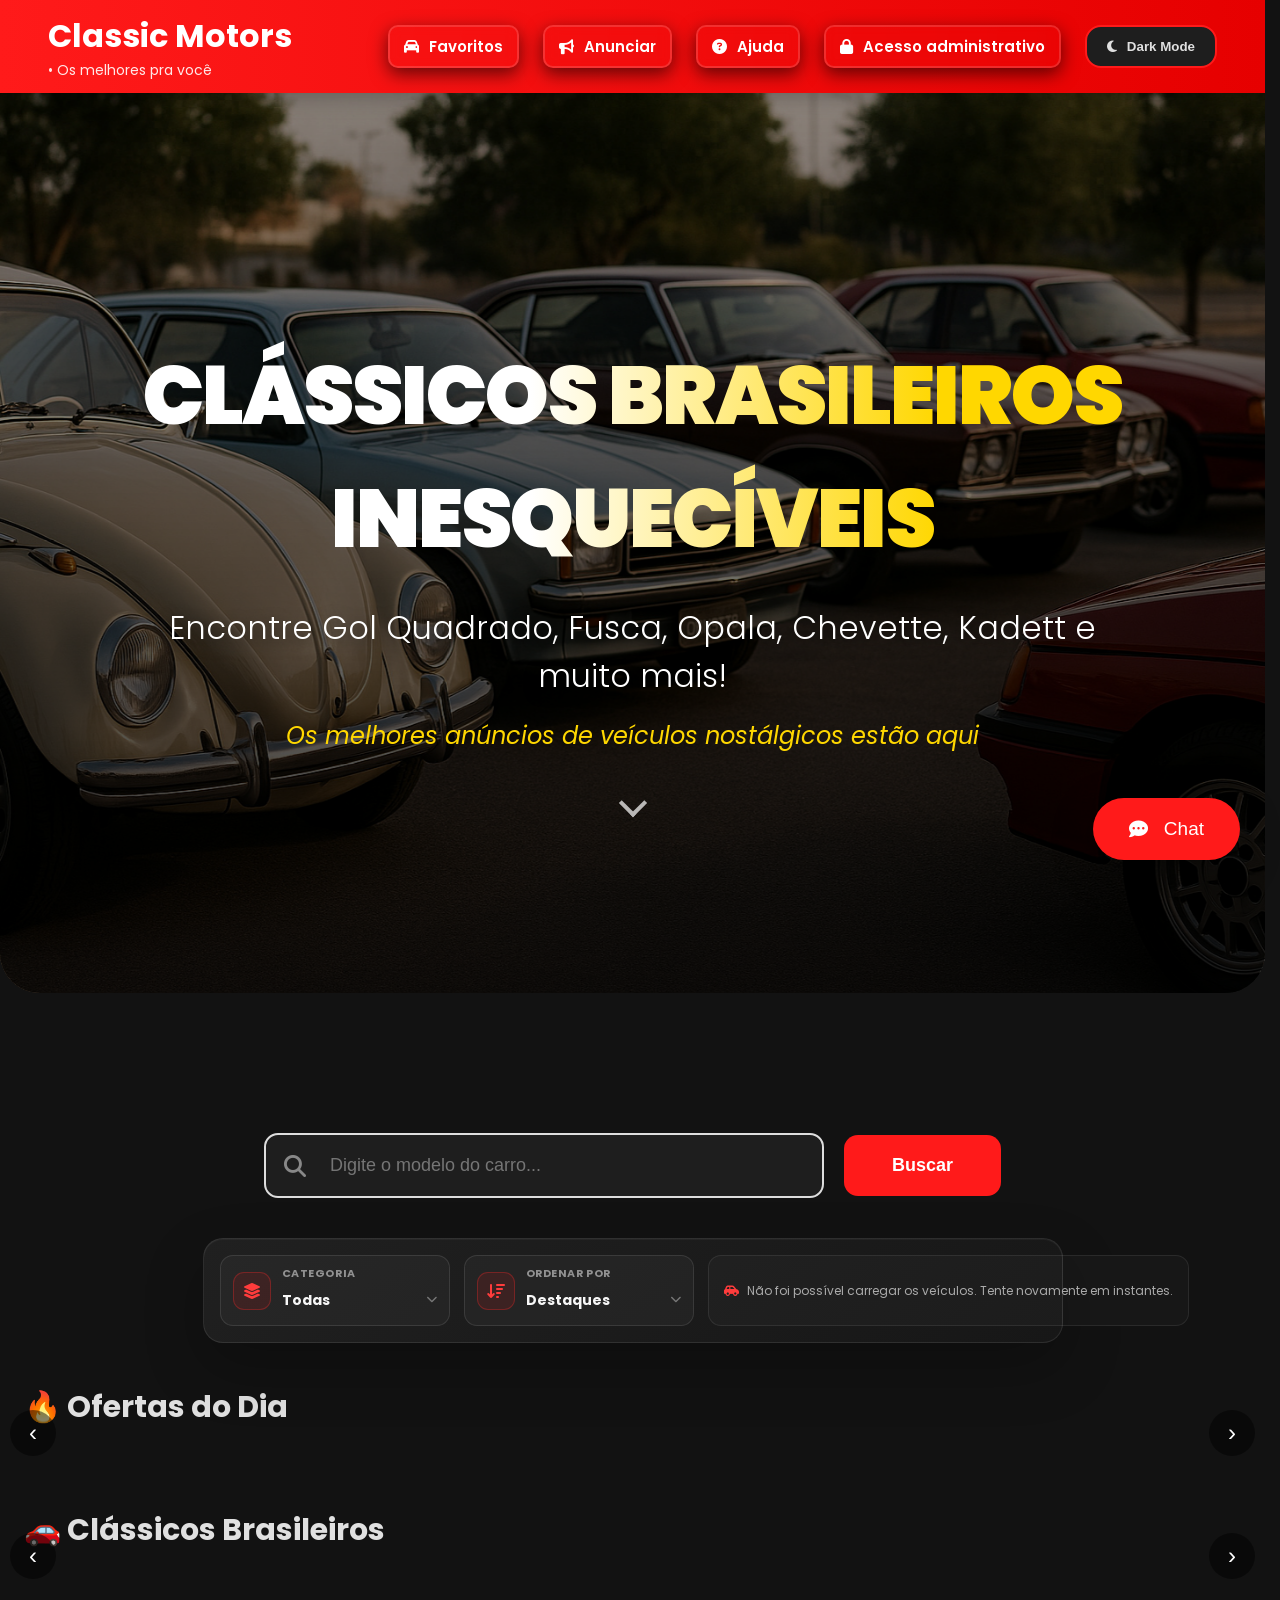
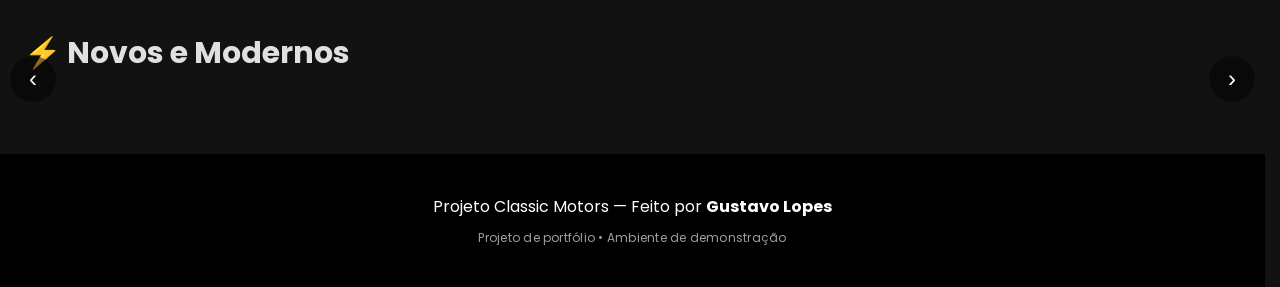
<file: index.html>
﻿<!doctype html>
<html lang="pt-BR" data-theme="dark">
  <head>
    <meta charset="UTF-8" />
    <meta name="viewport" content="width=device-width, initial-scale=1.0" />
    <title>Classic Motors — veículos selecionados</title>

    <link
      href="https://fonts.googleapis.com/css2?family=Poppins:wght@400;500;600;700&display=swap"
      rel="stylesheet"
    />

    <link
      rel="stylesheet"
      href="https://cdnjs.cloudflare.com/ajax/libs/font-awesome/6.4.0/css/all.min.css"
    />

    <link rel="stylesheet" href="css/style.css" />

    <link rel="icon" href="assets/Logo ClassicosBR.webp" type="image/png" />
    <link
      rel="shortcut icon"
      href="assets/Logo ClassicosBR.webp"
      type="image/png"
    />
    <link rel="apple-touch-icon" href="assets/Logo ClassicosBR.webp" />
  </head>
  <body>
    <header>
      <div class="logo-area">
        <h1>Classic Motors</h1>
        <span> &bull; Os melhores pra você</span>
      </div>

      <button class="hamburger" aria-label="Abrir menu">
        <i class="fas fa-bars"></i>
      </button>

      <nav class="nav-menu" role="navigation">
        <ul class="menu-header">
          <li>
            <a href="#"><i class="fas fa-car"></i>Favoritos</a>
          </li>

          <li>
            <a href="#"><i class="fas fa-bullhorn"></i>Anunciar</a>
          </li>

          <li>
            <a href="#area-busca"
              ><i class="fas fa-question-circle"></i>Ajuda</a
            >
          </li>

          <li class="admin-access-item">
            <a id="admin-access" class="admin-access" href="login.html">
              <i class="fas fa-lock" aria-hidden="true"></i>
              <span>Acesso administrativo</span>
            </a>
          </li>

          <li class="admin-logout-item" hidden>
            <button id="admin-logout" class="admin-logout" type="button">
              <i class="fas fa-right-from-bracket" aria-hidden="true"></i>
              Sair
            </button>
          </li>

          <li>
            <button id="theme-toggle" aria-label="Alternar tema">
              <i class="fas fa-moon"></i> Dark Mode
            </button>
          </li>
        </ul>
      </nav>
    </header>

    <section class="hero">
      <div class="hero-overlay"></div>
      <div class="hero-content">
        <h1>Clássicos Brasileiros Inesquecíveis</h1>
        <p>
          Encontre Gol Quadrado, Fusca, Opala, Chevette, Kadett e muito mais!
        </p>
        <span class="hero-subtitle"
          >Os melhores anúncios de veículos nostálgicos estão aqui</span
        >
      </div>

      <a href="#area-busca" class="scroll-indicator">
        <span class="arrow"></span>
      </a>
    </section>

    <section id="area-busca" class="busca">
      <div class="busca-container">
        <i class="fas fa-search"></i>
        <input
          type="text"
          id="input-busca"
          placeholder="Digite o modelo do carro..."
          aria-label="Buscar modelo do carro"
        />
      </div>
      <button class="btn-buscar">Buscar</button>
    </section>
    <section class="catalog-controls" aria-label="Filtros do catálogo">
      <div class="catalog-filter">
        <span class="catalog-filter-icon" aria-hidden="true">
          <i class="fas fa-layer-group"></i>
        </span>
        <div class="catalog-filter-content">
          <span id="categoria-label" class="catalog-filter-label">Categoria</span>
          <div class="custom-select">
            <select id="filtro-categoria" tabindex="-1" aria-hidden="true">
              <option value="">Todas</option>
              <option value="ofertas">Ofertas do dia</option>
              <option value="classicos">Clássicos brasileiros</option>
              <option value="modernos">Novos e modernos</option>
            </select>
            <button
              type="button"
              class="custom-select-trigger"
              aria-expanded="false"
              aria-haspopup="listbox"
              aria-labelledby="categoria-label categoria-value"
            >
              <span id="categoria-value" class="custom-select-value">Todas</span>
              <i class="fas fa-chevron-down" aria-hidden="true"></i>
            </button>
            <div
              class="custom-select-menu"
              role="listbox"
              aria-labelledby="categoria-label"
              hidden
            ></div>
          </div>
        </div>
      </div>
      <div class="catalog-filter">
        <span class="catalog-filter-icon" aria-hidden="true">
          <i class="fas fa-arrow-down-wide-short"></i>
        </span>
        <div class="catalog-filter-content">
          <span id="ordenacao-label" class="catalog-filter-label">Ordenar por</span>
          <div class="custom-select">
            <select id="ordenacao" tabindex="-1" aria-hidden="true">
              <option value="priority">Destaques</option>
              <option value="price_asc">Menor preço</option>
              <option value="price_desc">Maior preço</option>
              <option value="year_desc">Mais recentes</option>
            </select>
            <button
              type="button"
              class="custom-select-trigger"
              aria-expanded="false"
              aria-haspopup="listbox"
              aria-labelledby="ordenacao-label ordenacao-value"
            >
              <span id="ordenacao-value" class="custom-select-value">Destaques</span>
              <i class="fas fa-chevron-down" aria-hidden="true"></i>
            </button>
            <div
              class="custom-select-menu"
              role="listbox"
              aria-labelledby="ordenacao-label"
              hidden
            ></div>
          </div>
        </div>
      </div>
      <div
        id="catalog-status"
        class="catalog-status"
        role="status"
        aria-live="polite"
      >
        <i class="fas fa-car-side" aria-hidden="true"></i>
        <span>Carregando veículos...</span>
      </div>
    </section>

    <section
      id="secao-resultados"
      class="secao-carrossel hidden"
      style="margin-bottom: 50px"
    >
      <div class="resultado-header" style="padding: 0 60px; margin-top: 20px">
        <h2 class="titulo-secao">Resultados</h2>
        <p id="contador-resultados" style="color: var(--text-secondary)"></p>
      </div>

      <div class="carrossel-container" style="position: relative">
        <div class="seta seta-esq"><i class="fas fa-chevron-left"></i></div>
        <div class="seta seta-dir"><i class="fas fa-chevron-right"></i></div>

        <div class="carrossel" id="resultado-busca"></div>
      </div>
    </section>

    <button id="chat-btn" aria-label="Abrir chat">
      <i class="fas fa-comment-dots"></i> Chat
    </button>

    <section class="secao-carrossel">
      <h2>🔥 Ofertas do Dia</h2>
      <button class="seta seta-esq">‹</button>
      <div class="carrossel" data-secao="ofertas"></div>
      <button class="seta seta-dir">›</button>
    </section>

    <section class="secao-carrossel">
      <h2>🚗 Clássicos Brasileiros</h2>
      <button class="seta seta-esq">‹</button>
      <div class="carrossel" data-secao="classicos"></div>
      <button class="seta seta-dir">›</button>
    </section>

    <section class="secao-carrossel">
      <h2>⚡ Novos e Modernos</h2>
      <button class="seta seta-esq">‹</button>
      <div class="carrossel" data-secao="modernos"></div>
      <button class="seta seta-dir">›</button>
    </section>
    <footer role="contentinfo">
      <p>
        Projeto Classic Motors &mdash; Feito por <strong>Gustavo Lopes</strong>
      </p>
      <p class="portfolio-notice">
        Projeto de portfólio <span aria-hidden="true">&bull;</span> Ambiente de
        demonstração
      </p>
    </footer>

    <script src="java/api-config.js"></script>
    <script src="java/admin-session.js"></script>
    <script src="java/script.js"></script>
  </body>
</html>
</file>
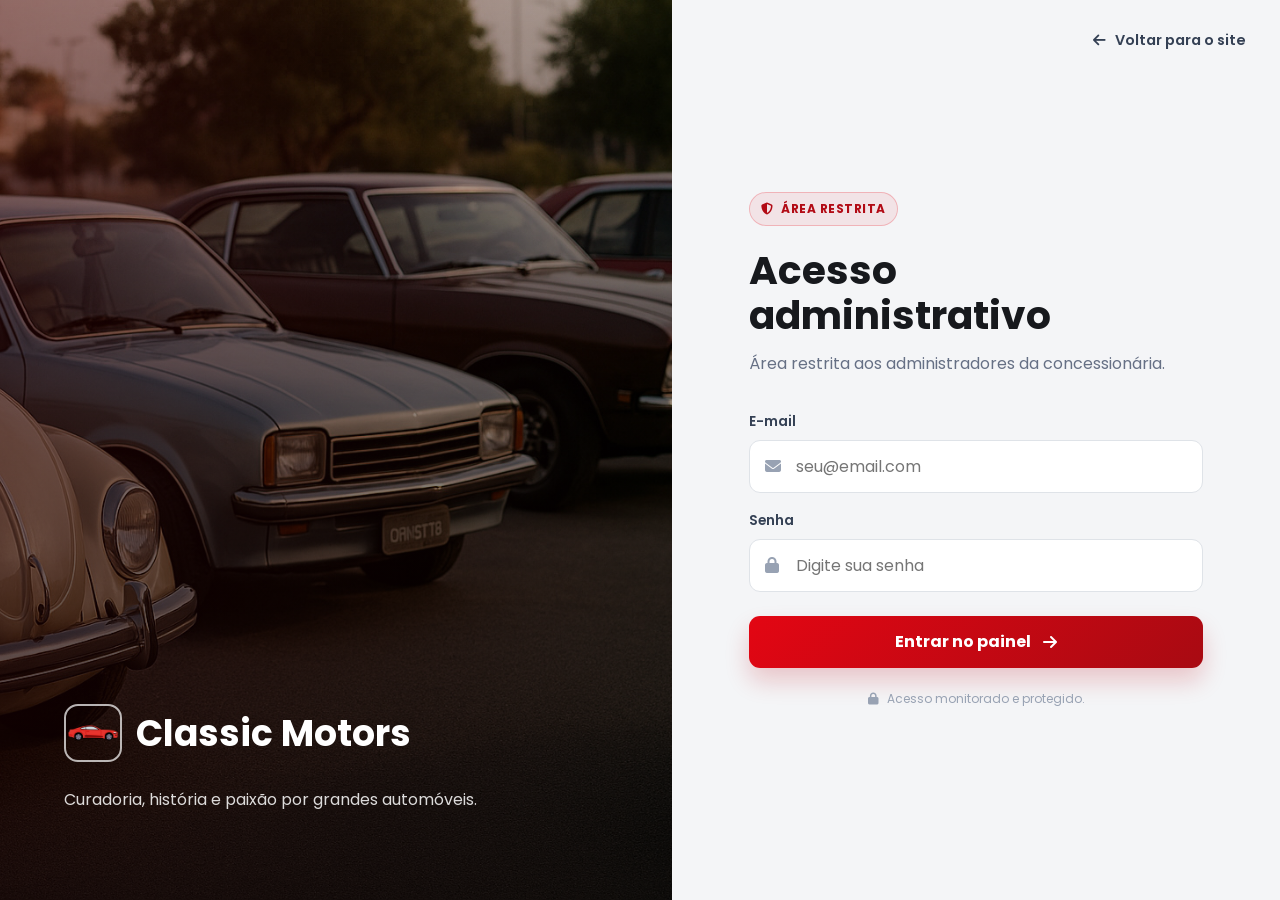
<file: login.html>
<!doctype html>
<html lang="pt-BR">
  <head>
    <meta charset="UTF-8" />
    <meta name="viewport" content="width=device-width, initial-scale=1.0" />
    <title>Acesso administrativo — Classic Motors</title>
    <link
      href="https://fonts.googleapis.com/css2?family=Poppins:wght@400;500;600;700&display=swap"
      rel="stylesheet"
    />
    <link
      rel="stylesheet"
      href="https://cdnjs.cloudflare.com/ajax/libs/font-awesome/6.4.0/css/all.min.css"
    />
    <link rel="stylesheet" href="css/login.css" />
    <link rel="icon" href="assets/Logo ClassicosBR.webp" type="image/webp" />
  </head>
  <body>
    <main class="login-page">
      <section class="login-visual" aria-label="Classic Motors">
        <img src="assets/hero-chevette.jpg" alt="" />
        <div class="login-visual-overlay">
          <a class="brand" href="index.html" aria-label="Classic Motors — início">
            <img src="assets/Logo ClassicosBR.webp" alt="" />
            <span>Classic Motors</span>
          </a>
          <p>Curadoria, história e paixão por grandes automóveis.</p>
        </div>
      </section>

      <section class="login-content">
        <a href="index.html" class="back-link">
          <i class="fas fa-arrow-left" aria-hidden="true"></i>
          Voltar para o site
        </a>

        <div class="login-box">
          <span class="restricted-badge">
            <i class="fas fa-shield-halved" aria-hidden="true"></i>
            Área restrita
          </span>
          <h1>Acesso administrativo</h1>
          <p class="login-intro">
            Área restrita aos administradores da concessionária.
          </p>

          <form id="admin-login-form" novalidate>
            <label for="email">E-mail</label>
            <div class="input-wrap">
              <i class="fas fa-envelope" aria-hidden="true"></i>
              <input
                id="email"
                name="email"
                type="email"
                autocomplete="username"
                placeholder="seu@email.com"
                required
              />
            </div>

            <label for="password">Senha</label>
            <div class="input-wrap">
              <i class="fas fa-lock" aria-hidden="true"></i>
              <input
                id="password"
                name="password"
                type="password"
                autocomplete="current-password"
                placeholder="Digite sua senha"
                required
              />
            </div>

            <p id="login-error" class="login-message error" role="alert" hidden>
              E-mail ou senha inválidos.
            </p>

            <button class="btn-login" type="submit">
              <span>Entrar no painel</span>
              <i class="fas fa-arrow-right" aria-hidden="true"></i>
            </button>
          </form>

          <p class="security-note">
            <i class="fas fa-lock" aria-hidden="true"></i>
            Acesso monitorado e protegido.
          </p>
        </div>
      </section>
    </main>

    <script src="java/api-config.js"></script>
    <script src="java/auth-client.js"></script>
  </body>
</html>
</file>
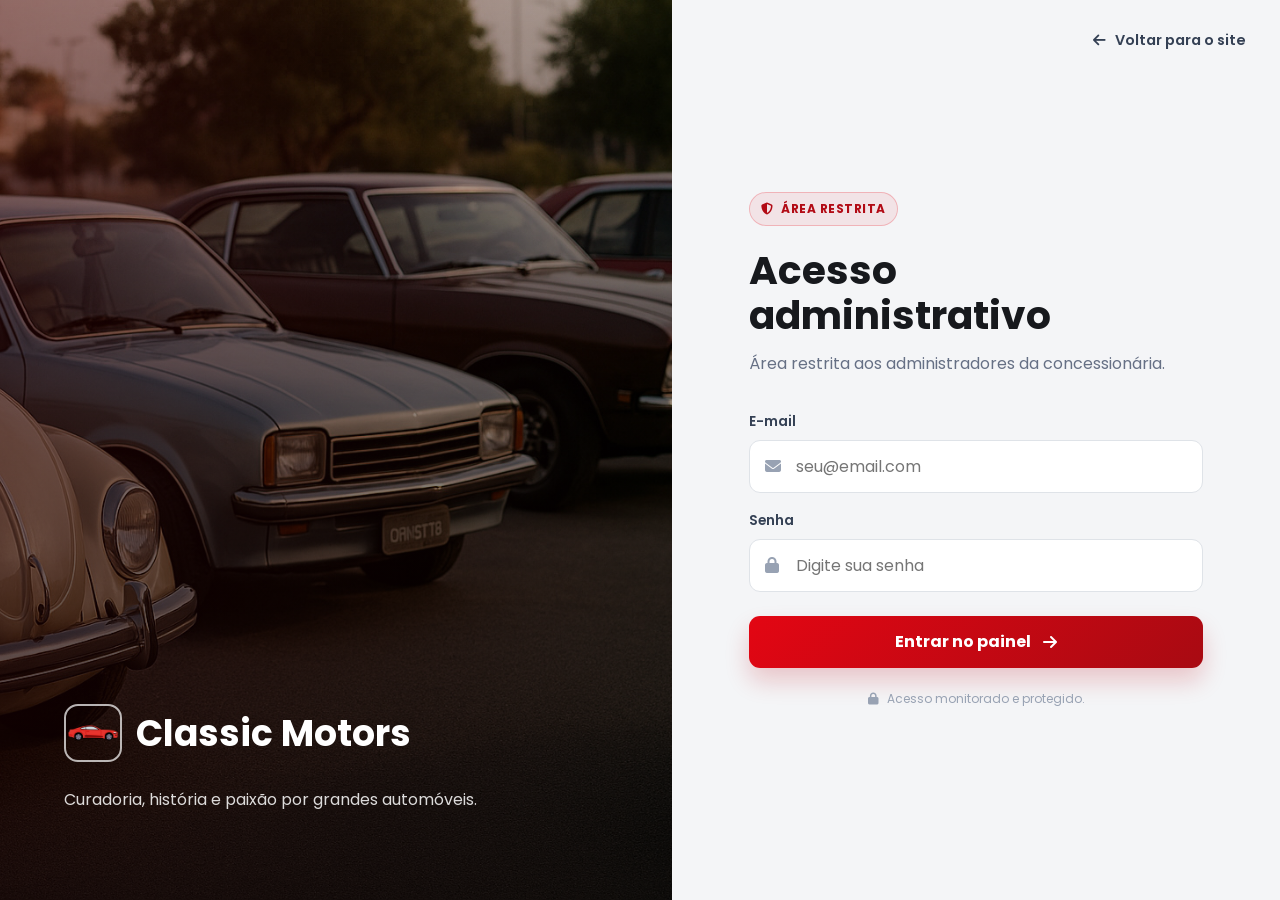
<file: admin/admin.html>
﻿<!doctype html>
<html lang="pt-BR" data-theme="dark">
  <head>
    <meta charset="UTF-8" />
    <meta name="viewport" content="width=device-width, initial-scale=1.0" />
    <title>Admin - Carros</title>

    <!-- Font Awesome para ícones (moon, etc) -->
    <link
      rel="stylesheet"
      href="https://cdnjs.cloudflare.com/ajax/libs/font-awesome/6.5.0/css/all.min.css"
      crossorigin="anonymous"
    />

    <link rel="icon" href="../assets/Logo ClassicosBR.webp" type="image/webp" />
    <link
      rel="shortcut icon"
      href="../assets/Logo ClassicosBR.webp"
      type="image/webp"
    />
    <link rel="apple-touch-icon" href="../assets/Logo ClassicosBR.webp" />
    <link rel="stylesheet" href="admin.css" />
  </head>
  <body>
    <!-- Header fixo -->
    <header class="admin-header">
      <div class="header-left">
        <h1>Painel Administrativo</h1>
      </div>

      <div class="header-actions">
        <button id="theme-toggle" class="theme-toggle header-btn">
          <i class="fas fa-moon"></i> Dark Mode
        </button>
        <a href="../index.html" class="header-btn sair-btn">Sair</a>
      </div>
    </header>

    <main class="site-container">
      <!-- Seção de Listagem -->
      <section class="lista-section">
        <h2>Veículos Cadastrados</h2>
        <ul id="lista-carros"></ul>
      </section>

      <!-- Formulário de Cadastro -->
      <form id="form-carro" enctype="multipart/form-data">
        <h2 id="titulo-form">Cadastrar Veículo</h2>

        <fieldset>
          <legend>Dados Principais</legend>

          <label for="marca">Marca *</label>
          <input
            id="marca"
            class="form-input"
            placeholder="Ex: Volkswagen"
            required
          />

          <label for="modelo">Modelo *</label>
          <input
            id="modelo"
            class="form-input"
            placeholder="Ex: Santana 2.0 MI"
            required
          />

          <label for="secao">Categoria *</label>
          <select id="secao" class="form-input" required>
            <option value="ofertas">Ofertas do dia</option>
            <option value="classicos">Clássicos brasileiros</option>
            <option value="modernos">Novos e modernos</option>
          </select>

          <label for="preco">Preço (R$) *</label>
          <input
            id="preco"
            class="form-input"
            type="number"
            min="0"
            step="0.01"
            placeholder="Ex: 29900"
            required
          />

          <label for="emPromocao">Em Promoção?</label>
          <select id="emPromocao" class="form-input">
            <option value="false">Não está em promoção</option>
            <option value="true">Está em promoção</option>
          </select>

          <label for="precoAntigo" id="label-precoAntigo" style="display: none"
            >Preço Antigo (R$)</label
          >
          <input
            id="precoAntigo"
            class="form-input"
            type="number"
            min="0"
            step="0.01"
            placeholder="Preço antes da promoção"
            style="display: none"
          />
        </fieldset>

        <fieldset>
          <legend>Características</legend>

          <div class="form-row">
            <div>
              <label for="ano">Ano</label>
              <input
                id="ano"
                class="form-input"
                type="number"
                min="1900"
                placeholder="Ex: 1998"
              />
            </div>
            <div>
              <label for="km">Quilometragem (KM)</label>
              <input
                id="km"
                class="form-input"
                type="number"
                min="0"
                placeholder="Ex: 135000"
              />
            </div>
          </div>

          <label for="combustivel">Combustível</label>
          <select id="combustivel" class="form-input">
            <option value="">Selecione</option>
            <option>Gasolina</option>
            <option>Álcool</option>
            <option>Flex</option>
            <option>Diesel</option>
            <option>Elétrico</option>
            <option>Híbrido</option>
          </select>

          <label for="cambio">Câmbio</label>
          <select id="cambio" class="form-input">
            <option value="">Selecione</option>
            <option>Manual</option>
            <option>Automático</option>
            <option>Automatizado</option>
            <option>CVT</option>
          </select>

          <label for="cor">Cor</label>
          <input id="cor" class="form-input" placeholder="Ex: Prata" />

          <label for="cidade">Cidade</label>
          <input id="cidade" class="form-input" placeholder="Ex: Curitiba" />

          <label for="finalPlaca">Final da placa</label>
          <input
            id="finalPlaca"
            class="form-input"
            inputmode="numeric"
            maxlength="1"
            pattern="[0-9]"
            placeholder="Ex: 7"
          />

          <label for="aceitaTroca">Aceita Troca?</label>
          <select id="aceitaTroca" class="form-input">
            <option value="false">Não aceita troca</option>
            <option value="true">Aceita troca</option>
          </select>
        </fieldset>

        <!-- ===== NOVO BLOCO: BADGE ===== -->
        <fieldset>
          <legend>Badge</legend>

          <label for="badge">Escolha um badge</label>
          <select id="badge" class="form-input">
            <option value="">Sem badge</option>
            <option value="Novo">Novo</option>
            <option value="RARIDADE">Raridade</option>
            <option value="clássico">Clássico</option>
            <option value="OFERTA">Oferta</option>
          </select>
        </fieldset>

        <!-- ===== NOVO BLOCO: PRIORIDADE ===== -->
        <fieldset>
          <legend>Prioridade</legend>

          <label>Defina a prioridade (1 a 5)</label>
          <div class="barra-prioridade" id="barra-prioridade">
            <div class="nivel" data-nivel="1"></div>
            <div class="nivel" data-nivel="2"></div>
            <div class="nivel" data-nivel="3"></div>
            <div class="nivel" data-nivel="4"></div>
            <div class="nivel" data-nivel="5"></div>
          </div>

          <!-- input escondido para enviar no form -->
          <input type="hidden" id="prioridade" value="0" />
        </fieldset>

        <fieldset>
          <legend>Imagens</legend>
          <div class="file-upload-wrapper">
            <label for="imagens" class="file-upload-label">
              <i class="fas fa-upload"></i> Selecionar imagens (várias
              permitidas)
            </label>
            <input
              type="file"
              id="imagens"
              multiple
              accept="image/jpeg,image/png,image/webp"
            />
          </div>
        </fieldset>

        <fieldset>
          <legend>Descrição</legend>

          <label for="descricaoCurta">Descrição Curta</label>
          <input
            id="descricaoCurta"
            class="form-input"
            placeholder="Ex: Turbo, falta pintura, rodas originais"
          />

          <label for="descricao">Descrição Completa</label>
          <textarea
            id="descricao"
            class="form-input"
            rows="6"
            placeholder="Detalhes completos do veículo, estado de conservação, opcionais, etc..."
          ></textarea>
        </fieldset>

        <p id="form-status" role="status" aria-live="polite"></p>
        <button id="btn-submit" type="submit">Cadastrar Veículo</button>
      </form>
    </main>

    <!-- Footer -->
    <footer class="site-footer">
      <p>
        © 2026 — Painel Administrativo | Projeto Classic Motors — Feito por
        <strong>Gustavo Lopes</strong>
      </p>
    </footer>

    <script src="../java/api-config.js"></script>
    <script src="./admin.js"></script>
  </body>
</html>
</file>
<file: css/style.css>
﻿/* ======================= RESET E BASE ======================= */
* {
  box-sizing: border-box;
  margin: 0;
  padding: 0;
}
html,
body {
  width: 100%;
  overflow-x: hidden;
}

::-webkit-scrollbar-track {
  background: transparent;
}

html {
  overflow-y: scroll;
  scrollbar-gutter: stable;
}
body {
  font-family: "Poppins", Arial, sans-serif;
  background: var(--bg-body);
  color: var(--text-primary);
  display: flex;
  flex-direction: column;
  min-height: 100vh;
  transition:
    background 0.4s ease,
    color 0.4s ease;
}

/* ======================= VARIÁVEIS ======================= */
:root {
  --bg-body: #f8f9fa;
  --bg-card: #ffffff;
  --text-primary: #212529;
  --text-secondary: #6c757d;
  --primary: #e60000;
  --primary-hover: #c40000;
  --shadow: rgba(0, 0, 0, 0.1);
  --radius: 16px;
  --transition: all 0.35s ease;
}
[data-theme="dark"] {
  --bg-body: #121212;
  --bg-card: #1e1e1e;
  --text-primary: #e0e0e0;
  --text-secondary: #b0b0b0;
  --primary: #ff1a1a;
  --primary-hover: #e60000;
  --shadow: rgba(0, 0, 0, 0.5);
}

/* Transições globais */
body,
header,
.carro,
button,
input,
a,
.seta,
#chat-btn {
  transition: var(--transition);
}

#chat-btn {
  position: fixed;
  bottom: 40px;
  right: 40px;
  left: auto;
  background: var(--primary);
  color: #fff;
  border: none;
  border-radius: 50px;
  padding: 20px 36px;
  font-size: 19px;
  box-shadow: 0 12px 40px rgba(0, 0, 0, 0.35);
  display: flex;
  align-items: center;
  gap: 16px;
  z-index: 9999;
  cursor: pointer;
}

#chat-btn:hover {
  transform: scale(1.1);
  box-shadow: 0 16px 50px rgba(0, 0, 0, 0.4);
}
/* ======================= FOOTER ======================= */
footer {
  background: #000;
  color: #fff;
  text-align: center;
  padding: 40px;
  margin-top: auto;
  font-size: 16px;
}

.portfolio-notice {
  margin-top: 10px;
  color: rgba(255, 255, 255, 0.62);
  font-size: 0.75rem;
  font-weight: 400;
  letter-spacing: 0.02em;
}

/* ======================= OUTROS ======================= */
.hidden {
  display: none !important;
}
img {
  transition: filter 0.35s ease;
}
[data-theme="dark"] img {
  filter: brightness(0.92);
}

/* ======================= RESULTADO BUSCA ======================= */
.resultado-busca {
  text-align: center;
  padding: 30px;
  font-size: 19px;
  color: var(--text-secondary);
  font-weight: 500;
}
.resultado-busca strong {
  color: var(--primary);
  font-weight: 700;
}
.destaque {
  background-color: rgba(230, 0, 0, 0.2);
  color: var(--primary);
  font-weight: 700;
  padding: 3px 6px;
  border-radius: 6px;
}
.sem-resultado {
  color: #999;
  font-style: italic;
}

/* ======================= HEADER ======================= */
header {
  background: linear-gradient(90deg, var(--primary), var(--primary-hover));
  color: #fff;
  padding: 12px 48px;
  display: flex;
  justify-content: space-between;
  align-items: center;
  box-shadow: 0 4px 20px rgba(0, 0, 0, 0.25);
  position: sticky;
  top: 0;
  z-index: 1000;
}
.logo-area h1 {
  font-size: 32px;
  font-weight: 700;
  margin: 0;
}
.logo-area span {
  font-size: 14px;
  opacity: 0.9;
  display: block;
}
.hamburger {
  display: none;
  width: 46px;
  height: 46px;
  border: 1px solid rgba(255, 255, 255, 0.35);
  border-radius: 10px;
  background: rgba(0, 0, 0, 0.14);
  color: #fff;
  font-size: 28px;
  cursor: pointer;
}

.hamburger:focus-visible {
  outline: 3px solid #ffca28;
  outline-offset: 3px;
}
.menu-header {
  display: flex;
  gap: 24px;
  list-style: none;
  align-items: center;
}
.menu-header a {
  display: flex;
  align-items: center;
  gap: 10px;
  background: rgba(255, 255, 255, 0.85);
  backdrop-filter: blur(6px);
  color: #111;
  padding: 8px 14px;
  border-radius: 10px;
  font-weight: 600;
  font-size: 15px;
  text-decoration: none;
  white-space: nowrap;
  border: 2px solid rgba(0, 0, 0, 0.08);
  box-shadow: 0 6px 18px rgba(0, 0, 0, 0.15);
}
.menu-header a:hover {
  background: #ffca28;
  color: #000;
  transform: translateY(-4px);
  box-shadow: 0 10px 25px rgba(255, 202, 40, 0.35);
  border-color: #ffd700;
}
.menu-header a:hover i {
  color: #000;
  transform: scale(1.2);
}

.menu-header .admin-access {
  border-color: rgba(255, 255, 255, 0.4);
  background: rgba(22, 22, 22, 0.18);
  color: #fff;
  box-shadow: none;
}

.menu-header .admin-access:hover {
  border-color: rgba(255, 255, 255, 0.72);
  background: rgba(22, 22, 22, 0.3);
  color: #fff;
  transform: translateY(-2px);
  box-shadow: 0 8px 18px rgba(0, 0, 0, 0.16);
}

.admin-logout {
  display: inline-flex;
  align-items: center;
  gap: 8px;
  padding: 9px 12px;
  border: 1px solid rgba(255, 255, 255, 0.45);
  border-radius: 9px;
  background: transparent;
  color: #fff;
  font-weight: 600;
  cursor: pointer;
}

.admin-logout:hover {
  background: rgba(0, 0, 0, 0.16);
}

.admin-access:focus-visible,
.admin-logout:focus-visible {
  outline: 3px solid #ffca28;
  outline-offset: 3px;
}
[data-theme="dark"] .menu-header a {
  background: #00000000;
  color: #fff;
  border: 2px solid rgba(255, 255, 255, 0.15);
  box-shadow: 0 6px 18px rgba(0, 0, 0, 0.6);
}
[data-theme="dark"] .menu-header a i {
  color: #fff;
}
/* ======================= HERO BANNER ======================= */
.hero {
  position: relative;
  height: 100vh;
  background: url("../assets/hero-chevette.jpg") center/cover no-repeat;
  display: flex;
  align-items: center;
  justify-content: center;
  text-align: center;
  color: #fff;
  margin-bottom: 80px;
  border-radius: 0 0 40px 40px;

  overflow: hidden;
}

.hero::before {
  content: "";
  position: absolute;
  top: 0;
  left: 0;
  width: 100%;
  height: 100%;
  background: inherit;
  z-index: 0;
  animation: hero-zoom 3s ease-out forwards;
}

.hero-overlay {
  position: absolute;
  top: 0;
  left: 0;
  width: 100%;
  height: 100%;
  background: linear-gradient(
    to bottom,
    rgba(0, 0, 0, 0.3),
    rgba(0, 0, 0, 0.8)
  );
  z-index: 1;
}

.hero-content {
  position: relative;
  z-index: 2;
  padding: 40px;
  max-width: 1100px;
}

/* Título com Efeito Shimmer (Brilho) */
.hero h1 {
  font-size: 82px;
  font-weight: 900;
  margin-bottom: 24px;
  text-transform: uppercase;
  letter-spacing: -2px;

  /* Setup do brilho */
  background: linear-gradient(
    to right,
    #fff 20%,
    #ffd700 40%,
    #ffd700 60%,
    #fff 80%
  );
  background-size: 200% auto;
  color: #fff;
  background-clip: text;
  -webkit-background-clip: text;
  -webkit-text-fill-color: transparent;

  opacity: 0;
  animation:
    fadeInUp 1s ease-out forwards,
    shimmer 3s linear infinite;
}

.hero p {
  font-size: 32px;
  margin-bottom: 18px;
  font-weight: 300;
  text-shadow: 0 5px 15px rgba(0, 0, 0, 0.5);
  opacity: 0;
  animation: fadeInUp 1s ease-out 0.4s forwards;
}

.hero-subtitle {
  font-size: 24px;
  opacity: 0;
  font-style: italic;
  color: #ffd700;
  animation: fadeInUp 1s ease-out 0.8s forwards;
}

/* ======================= ANIMAÇÕES ======================= */

@keyframes fadeInUp {
  from {
    opacity: 0;
    transform: translateY(40px);
  }
  to {
    opacity: 1;
    transform: translateY(0);
  }
}

@keyframes hero-zoom {
  from {
    transform: scale(1.2);
  }
  to {
    transform: scale(1);
  }
}

@keyframes shimmer {
  to {
    background-position: 200% center;
  }
}

/* ======================= KEYFRAMES ======================= */

@keyframes fadeInUp {
  from {
    opacity: 0;
    transform: translateY(40px);
  }
  to {
    opacity: 1;
    transform: translateY(0);
  }
}

@keyframes hero-zoom {
  from {
    transform: scale(1.1);
  }
  to {
    transform: scale(1);
  }
}
/* ======================= RESPONSIVO ======================= */
@media (max-width: 1024px) {
  header {
    padding: 20px 40px;
  }
  .busca-container {
    width: 480px;
  }
  .carro {
    flex: 0 0 320px;
  }
}

@media (max-width: 1180px) and (min-width: 769px) {
  header {
    padding-inline: 24px;
  }

  .logo-area span {
    display: none;
  }

  .menu-header {
    gap: 8px;
  }

  .menu-header a,
  #theme-toggle {
    padding-inline: 10px;
    font-size: 13px;
  }
}

@media (max-width: 768px) {
  header {
    padding: 16px 20px;
  }
  .logo-area h1 {
    font-size: 26px;
  }
  .hamburger {
    display: block;
  }
  .menu-header {
    position: fixed;
    top: 0;
    left: 0;
    height: 100vh;
    width: 80%;
    max-width: 320px;
    background: var(--bg-card);
    flex-direction: column;
    padding: 100px 30px 40px;
    transform: translateX(-100%);
    box-shadow: 10px 0 30px rgba(0, 0, 0, 0.3);
    z-index: 999;
  }
  .menu-header.active {
    transform: translateX(0);
  }
  .menu-header a {
    width: 100%;
    justify-content: center;
    background: transparent;
    color: var(--text-primary);
    border: none;
  }

  .menu-header li,
  .menu-header button {
    width: 100%;
  }

  .menu-header .admin-access,
  .admin-logout {
    justify-content: center;
    min-height: 46px;
    color: var(--text-primary);
    border-color: rgba(128, 128, 128, 0.35);
  }
  .menu-header a:hover {
    background: var(--primary);
    color: #fff;
  }

  .busca {
    flex-direction: column;
    padding: 40px 20px;
  }
  .hero {
    height: 420px;
    border-radius: 0;
  }
  .hero h1 {
    font-size: 40px;
  }
  .hero p {
    font-size: 22px;
  }
  .hero-subtitle {
    font-size: 18px;
  }

  .carrossel {
    gap: 20px;
  }
  .carro {
    flex: 0 0 85%;
  }
  .seta {
    width: 48px;
    height: 48px;
    font-size: 24px;
  }
  .seta-esq {
    left: 10px;
  }
  .seta-dir {
    right: 10px;
  }

  #chat-btn {
    right: 14px;
    bottom: 14px;
    padding: 11px 15px;
    font-size: 14px;
    gap: 8px;
  }
}

@media (max-width: 480px) {
  .hero h1 {
    font-size: 34px;
  }
  .hero p {
    font-size: 20px;
  }
  .titulo-secao {
    font-size: 26px;
  }
}

/* ======================= Cortar o preço em promoção ======================= */

.preco-antigo {
  text-decoration: line-through;
  text-decoration-color: red;
  color: var(--text-secondary);
  font-size: 18px;
  margin-right: 10px;
  display: inline-block;
}

.preco {
  font-size: 28px;
  font-weight: 800;
  color: var(--primary);
}

/* ======================= BADGE QUADRADO ======================= */
.badge {
  position: absolute;
  top: 16px;
  left: 16px;
  z-index: 10;
  pointer-events: none;

  background-color: #d32f2f;
  color: #ffffff;
  font-weight: 700;
  font-size: 14px;
  text-transform: uppercase;
  padding: 6px 12px;
  border-radius: 6px;

  display: inline-block;
  text-align: center;
}

/* ======================= LIGHT MODE ======================= */
[data-theme="light"] .badge {
  background-color: #ff4c4c;
  color: #ffffff;
}

/* ================= DARK MODE TOGGLE ================= */
#theme-toggle {
  background: var(--bg-card);
  color: var(--text-primary);
  border: 2px solid var(--primary);
  border-radius: var(--radius);

  padding: 12px 20px;
  font-weight: 600;
  display: flex;
  align-items: center;
  gap: 10px;

  /* Garantia de clique e posição */
  position: relative;
  z-index: 1001;
  cursor: pointer !important;
  pointer-events: auto !important;

  transition: var(--transition);
}

#theme-toggle:hover {
  background: var(--bg-card);
  filter: brightness(1.1);

  color: var(--text-primary);

  border-color: var(--primary);
  transform: scale(1.05);
  box-shadow: 0 4px 15px var(--shadow);
}

#theme-toggle i {
  transition: transform 0.35s ease;
}

#theme-toggle:hover i {
  transform: rotate(20deg);
}

[data-theme="light"] #theme-toggle {
  background: #ffffff;
  color: #212529;
}

/* ================= GRID DE RESULTADOS DA BUSCA ================= */
.lista-carros-grid {
  display: grid;

  grid-template-columns: repeat(auto-fill, minmax(300px, 1fr));
  gap: 30px;
  padding: 40px 20px;
  width: 100%;
  max-width: 1200px;
  margin: 0 auto;
}

.lista-carros-grid .carro {
  flex: none;
  width: 100%;
}

.sem-resultado {
  text-align: center;
  padding: 50px;
  font-size: 20px;
  color: var(--text-secondary);
}

.hidden {
  display: none !important;
}

.sem-resultado {
  grid-column: 1 / -1;
  text-align: center;
  padding: 80px 20px;
  background: var(--bg-card);
  border-radius: var(--radius);
  color: var(--text-secondary);
  border: 2px dashed #ccc;
}

/* ======================= INDICADOR DE SCROLL ======================= */
.scroll-indicator {
  position: absolute;
  bottom: 30px; /* Distância do fundo do banner */
  left: 50%;
  transform: translateX(-50%);
  z-index: 2;
  cursor: pointer;
  animation: bounce 2s infinite; /* Faz a seta pular infinitamente */
}

.arrow {
  display: block;
  width: 25px;
  height: 25px;
  border-bottom: 3px solid #fff;
  border-right: 3px solid #fff;
  transform: rotate(45deg); /* Gira um quadrado para virar uma seta */
  opacity: 0.7;
  transition: opacity 0.3s;
}

.scroll-indicator:hover .arrow {
  opacity: 1;
}

/* Animação de pulinho */
@keyframes bounce {
  0%,
  20%,
  50%,
  80%,
  100% {
    transform: translateX(-50%) translateY(0);
  }
  40% {
    transform: translateX(-50%) translateY(-10px);
  }
  60% {
    transform: translateX(-50%) translateY(-5px);
  }
}

html {
  scroll-behavior: smooth;
}

/* Ajuste rápido no estilo da seta para remover bordas de link */
.scroll-indicator {
  text-decoration: none;
  outline: none;
  /* ... mantenha o restante do código de posicionamento que passamos antes ... */
}
/* Faz o scroll deslizar suavemente */
html {
  scroll-behavior: smooth;
}

/* Estilo da Seta */
.scroll-indicator {
  position: absolute;
  bottom: 180px;
  left: 50%;
  transform: translateX(-50%);
  z-index: 5;
  text-decoration: none;
  transition: 0.3s;
}

.arrow {
  display: block;
  width: 20px;
  height: 20px;
  border-bottom: 4px solid #fff;
  border-right: 4px solid #fff;
  transform: rotate(45deg);
  animation: arrowBounce 2s infinite;
}
@keyframes arrowBounce {
  0%,
  20%,
  50%,
  80%,
  100% {
    transform: translateX(-50%) translateY(0) rotate(45deg);
  }
  40% {
    transform: translateX(-50%) translateY(-10px) rotate(45deg);
  }
  60% {
    transform: translateX(-50%) translateY(-5px) rotate(45deg);
  }
}

/* Entrada suave dos elementos (sem animação de saída) */
@keyframes pageFadeIn {
  from {
    opacity: 0;
  }
  to {
    opacity: 1;
  }
}

header,
.hero,
.busca,
.secao-carrossel,
footer {
  opacity: 0;
  animation: pageFadeIn 0.45s ease forwards;
}

.hero {
  animation-delay: 0.05s;
}
.busca {
  animation-delay: 0.1s;
}
.secao-carrossel {
  animation-delay: 0.15s;
}
footer {
  animation-delay: 0.2s;
}

/* ======================= RECUPERACAO DE LAYOUT (INDEX) ======================= */

/* Busca */
.busca {
  display: flex;
  justify-content: center;
  align-items: center;
  gap: 20px;
  padding: 60px 20px 40px;
}

.busca-container {
  position: relative;
  width: 560px;
  max-width: 100%;
}

.busca-container i {
  position: absolute;
  left: 20px;
  top: 50%;
  transform: translateY(-50%);
  color: #888;
  font-size: 22px;
}

.busca input {
  width: 100%;
  padding: 20px 20px 20px 64px;
  border-radius: 14px;
  border: 2px solid #ddd;
  font-size: 18px;
  background: var(--bg-card);
  color: var(--text-primary);
}

.busca input:focus {
  outline: none;
  border-color: var(--primary);
  box-shadow: 0 0 0 6px rgba(230, 0, 0, 0.15);
}

.btn-buscar {
  background: var(--primary);
  color: #fff;
  border: none;
  padding: 20px 48px;
  border-radius: 14px;
  font-weight: 700;
  font-size: 18px;
  cursor: pointer;
}

.btn-buscar:hover {
  background: var(--primary-hover);
  transform: scale(1.05);
}

/* Carrossel */
.secao-carrossel {
  position: relative;
  margin-bottom: 28px;
}

.secao-carrossel h2 {
  margin: 0 24px 10px;
  font-size: 30px;
  font-weight: 700;
  color: var(--text-primary);
}

.carrossel {
  display: flex;
  gap: 24px;
  overflow-x: auto;
  padding: 20px 24px;
  scroll-behavior: smooth;
  scrollbar-width: none;
}

.carrossel::-webkit-scrollbar {
  display: none;
}

/* Cards */
.carro {
  flex: 0 0 340px;
  background: var(--bg-card);
  border-radius: var(--radius);
  overflow: hidden;
  box-shadow: 0 12px 32px var(--shadow);
  display: flex;
  flex-direction: column;
}

.carro:hover {
  transform: translateY(-10px);
  box-shadow: 0 22px 44px rgba(0, 0, 0, 0.26);
}

.principal {
  width: 100%;
  height: 220px;
  object-fit: cover;
}

.thumbs {
  display: flex;
  gap: 10px;
  padding: 12px;
  justify-content: center;
  background: rgba(0, 0, 0, 0.04);
}

.thumbs img {
  width: 66px;
  height: 66px;
  object-fit: cover;
  border-radius: 8px;
  border: 2px solid transparent;
  cursor: pointer;
}

.thumbs img:hover,
.thumbs img.ativa {
  border-color: var(--primary);
}

.carro h2 {
  font-size: 22px;
  font-weight: 700;
  margin: 14px 18px 6px;
  color: var(--text-primary);
}

.carro p {
  margin: 0 18px 10px;
  color: var(--text-secondary);
}

button.detalhes {
  margin: 16px 18px 18px;
  margin-top: auto;
  background: var(--primary);
  color: #fff;
  border: none;
  padding: 14px;
  border-radius: 12px;
  font-weight: 700;
  font-size: 16px;
  cursor: pointer;
}

button.detalhes:hover {
  background: var(--primary-hover);
  transform: scale(1.03);
}

/* Setas */
.seta {
  position: absolute;
  top: 50%;
  transform: translateY(-50%);
  width: 46px;
  height: 46px;
  background: rgba(0, 0, 0, 0.48);
  color: #fff;
  border-radius: 50%;
  display: flex;
  align-items: center;
  justify-content: center;
  font-size: 24px;
  cursor: pointer;
  z-index: 12;
  border: 0;
}

.seta:hover {
  background: var(--primary);
  transform: translateY(-50%) scale(1.08);
}

.seta-esq {
  left: 10px;
}
.seta-dir {
  right: 10px;
}

/* Chat fixo no canto inferior esquerdo */
#chat-btn {
  position: fixed;
  right: 40px;
  bottom: 40px;
  left: auto;
}

@media (max-width: 768px) {
  .busca {
    flex-direction: column;
    padding: 40px 20px;
  }

  .carro {
    flex: 0 0 85%;
  }

  #chat-btn {
    right: 14px;
    bottom: 14px;
    padding: 11px 15px;
    font-size: 14px;
    gap: 8px;
  }
}

.catalog-controls {
  position: relative;
  z-index: 20;
  display: grid;
  grid-template-columns: minmax(230px, 1fr) minmax(230px, 1fr) auto;
  gap: 14px;
  width: min(calc(100% - 40px), 860px);
  margin: 0 auto 42px;
  padding: 16px;
  border: 1px solid rgba(255, 255, 255, 0.09);
  border-radius: 20px;
  background: linear-gradient(145deg, #202020, #171717);
  box-shadow:
    0 24px 60px rgba(0, 0, 0, 0.24),
    inset 0 1px 0 rgba(255, 255, 255, 0.04);
}

.catalog-filter {
  display: grid;
  min-width: 0;
  grid-template-columns: 38px minmax(0, 1fr);
  align-items: center;
  gap: 11px;
  padding: 10px 12px;
  border: 1px solid rgba(255, 255, 255, 0.1);
  border-radius: 13px;
  background: rgba(255, 255, 255, 0.035);
}

.catalog-filter-icon {
  display: grid;
  width: 38px;
  height: 38px;
  place-items: center;
  border: 1px solid rgba(255, 43, 43, 0.3);
  border-radius: 11px;
  background: rgba(255, 26, 26, 0.11);
  color: #ff3c3c;
}

.catalog-filter-content {
  min-width: 0;
}

.catalog-filter-label {
  display: block;
  margin-bottom: 3px;
  color: #919191;
  font-size: 0.68rem;
  font-weight: 700;
  letter-spacing: 0.055em;
  text-transform: uppercase;
}

.custom-select {
  position: relative;
}

.custom-select > select {
  position: absolute;
  width: 1px;
  height: 1px;
  overflow: hidden;
  opacity: 0;
  pointer-events: none;
}

.custom-select-trigger {
  display: flex;
  width: 100%;
  min-height: 30px;
  align-items: center;
  justify-content: space-between;
  gap: 12px;
  padding: 0;
  border: 0;
  background: transparent;
  color: #f7f7f7;
  font: inherit;
  font-size: 0.88rem;
  font-weight: 650;
  text-align: left;
  cursor: pointer;
}

.custom-select-trigger i {
  color: #777;
  font-size: 0.7rem;
  transition: transform 0.2s ease, color 0.2s ease;
}

.custom-select.is-open .custom-select-trigger i {
  color: #ff3c3c;
  transform: rotate(180deg);
}

.custom-select-trigger:focus-visible {
  outline: 2px solid #ff3c3c;
  outline-offset: 5px;
  border-radius: 3px;
}

.custom-select-menu {
  position: absolute;
  top: calc(100% + 13px);
  right: -12px;
  left: -61px;
  z-index: 50;
  overflow: hidden;
  padding: 7px;
  border: 1px solid #3a3a3a;
  border-radius: 13px;
  background: #1c1c1c;
  box-shadow: 0 20px 50px rgba(0, 0, 0, 0.48);
}

.custom-select-menu[hidden] {
  display: none;
}

.custom-select-option {
  display: flex;
  width: 100%;
  min-height: 42px;
  align-items: center;
  justify-content: space-between;
  gap: 16px;
  padding: 9px 11px;
  border: 0;
  border-radius: 9px;
  background: transparent;
  color: #d7d7d7;
  font: inherit;
  font-size: 0.82rem;
  text-align: left;
  cursor: pointer;
  transition:
    background 0.16s ease,
    color 0.16s ease;
}

.custom-select-option i {
  color: #ff3c3c;
  font-size: 0.72rem;
  opacity: 0;
}

.custom-select-option:hover,
.custom-select-option:focus-visible {
  outline: none;
  background: rgba(255, 255, 255, 0.07);
  color: #fff;
}

.custom-select-option.is-selected {
  background: rgba(255, 26, 26, 0.13);
  color: #fff;
}

.custom-select-option.is-selected i {
  opacity: 1;
}

.catalog-status {
  display: inline-flex;
  min-height: 62px;
  align-items: center;
  align-self: stretch;
  gap: 8px;
  padding: 0 15px;
  border: 1px solid rgba(255, 255, 255, 0.08);
  border-radius: 13px;
  background: rgba(255, 255, 255, 0.025);
  color: #aaa;
  font-size: 0.75rem;
  white-space: nowrap;
}

.catalog-status i {
  color: #ff3c3c;
}

.sem-resultado {
  width: 100%;
  padding: 48px 20px;
  color: var(--text-secondary);
  text-align: center;
}

@media (max-width: 760px) {
  .catalog-controls {
    grid-template-columns: repeat(2, minmax(0, 1fr));
  }

  .catalog-status {
    grid-column: 1 / -1;
    min-height: 46px;
    justify-content: center;
  }
}

@media (max-width: 600px) {
  .catalog-controls {
    width: min(calc(100% - 28px), 440px);
    grid-template-columns: 1fr;
    gap: 10px;
    margin-bottom: 30px;
    padding: 12px;
  }

  .catalog-status {
    min-height: 46px;
    justify-content: center;
  }

  .custom-select-menu {
    left: -61px;
  }
}
</file>
<file: css/login.css>
:root {
  --red: #e30613;
  --red-dark: #a80a12;
  --ink: #17191d;
  --muted: #667085;
  --border: #dfe3e8;
}

* {
  box-sizing: border-box;
  margin: 0;
  padding: 0;
}

body {
  min-height: 100vh;
  background: #f4f5f7;
  color: var(--ink);
  font-family: "Poppins", Arial, sans-serif;
}

button,
input {
  font: inherit;
}

.login-page {
  display: grid;
  min-height: 100vh;
  grid-template-columns: minmax(360px, 1.05fr) minmax(420px, 0.95fr);
}

.login-visual {
  position: relative;
  min-height: 100vh;
  overflow: hidden;
  background: #111;
}

.login-visual > img {
  width: 100%;
  height: 100%;
  object-fit: cover;
}

.login-visual::after {
  content: "";
  position: absolute;
  inset: 0;
  background:
    linear-gradient(180deg, rgba(0, 0, 0, 0.16), rgba(0, 0, 0, 0.72)),
    linear-gradient(90deg, rgba(126, 0, 7, 0.3), transparent);
}

.login-visual-overlay {
  position: absolute;
  z-index: 1;
  right: clamp(28px, 5vw, 72px);
  bottom: clamp(36px, 7vw, 88px);
  left: clamp(28px, 5vw, 72px);
  color: #fff;
}

.brand {
  display: inline-flex;
  align-items: center;
  gap: 14px;
  color: #fff;
  font-size: clamp(1.45rem, 3vw, 2.25rem);
  font-weight: 700;
  text-decoration: none;
}

.brand img {
  width: 58px;
  height: 58px;
  border: 2px solid rgba(255, 255, 255, 0.7);
  border-radius: 14px;
  object-fit: cover;
}

.login-visual-overlay p {
  max-width: 500px;
  margin-top: 18px;
  color: rgba(255, 255, 255, 0.85);
  font-size: 1rem;
}

.login-content {
  position: relative;
  display: grid;
  place-items: center;
  min-width: 0;
  padding: 80px clamp(28px, 6vw, 92px);
}

.back-link {
  position: absolute;
  top: 30px;
  right: 34px;
  display: inline-flex;
  align-items: center;
  gap: 9px;
  border-radius: 10px;
  color: #344054;
  font-size: 0.9rem;
  font-weight: 600;
  text-decoration: none;
}

.back-link:hover {
  color: var(--red);
}

.back-link:focus-visible,
.btn-login:focus-visible,
input:focus-visible {
  outline: 3px solid rgba(227, 6, 19, 0.28);
  outline-offset: 3px;
}

.login-box {
  width: min(100%, 460px);
}

.restricted-badge {
  display: inline-flex;
  align-items: center;
  gap: 8px;
  margin-bottom: 22px;
  padding: 7px 11px;
  border: 1px solid rgba(227, 6, 19, 0.22);
  border-radius: 999px;
  background: rgba(227, 6, 19, 0.07);
  color: #b20b15;
  font-size: 0.75rem;
  font-weight: 700;
  letter-spacing: 0.04em;
  text-transform: uppercase;
}

.login-box h1 {
  font-size: clamp(1.8rem, 4vw, 2.45rem);
  line-height: 1.15;
}

.login-intro {
  margin: 12px 0 34px;
  color: var(--muted);
  line-height: 1.7;
}

form label {
  display: block;
  margin: 18px 0 8px;
  color: #344054;
  font-size: 0.86rem;
  font-weight: 600;
}

.input-wrap {
  position: relative;
}

.input-wrap i {
  position: absolute;
  top: 50%;
  left: 16px;
  color: #98a2b3;
  transform: translateY(-50%);
}

.input-wrap input {
  width: 100%;
  min-height: 52px;
  padding: 13px 16px 13px 46px;
  border: 1px solid var(--border);
  border-radius: 11px;
  background: #fff;
  color: var(--ink);
  transition:
    border-color 0.2s ease,
    box-shadow 0.2s ease;
}

.input-wrap input:hover {
  border-color: #aeb5bf;
}

.input-wrap input:focus {
  border-color: var(--red);
  box-shadow: 0 0 0 4px rgba(227, 6, 19, 0.08);
  outline: none;
}

.login-message {
  margin-top: 18px;
  padding: 12px 14px;
  border-radius: 9px;
  font-size: 0.85rem;
}

.login-message.error {
  border: 1px solid #f3c1c5;
  background: #fff1f2;
  color: #9f101a;
}

.btn-login {
  display: flex;
  align-items: center;
  justify-content: center;
  gap: 12px;
  width: 100%;
  min-height: 52px;
  margin-top: 24px;
  border: 0;
  border-radius: 11px;
  background: linear-gradient(135deg, var(--red), var(--red-dark));
  box-shadow: 0 13px 25px rgba(191, 11, 22, 0.2);
  color: #fff;
  font-weight: 700;
  cursor: pointer;
  transition:
    transform 0.2s ease,
    box-shadow 0.2s ease;
}

.btn-login:hover:not(:disabled) {
  transform: translateY(-2px);
  box-shadow: 0 16px 30px rgba(191, 11, 22, 0.28);
}

.btn-login:active:not(:disabled) {
  transform: translateY(0);
}

.btn-login:disabled {
  cursor: wait;
  opacity: 0.72;
}

.security-note {
  display: flex;
  align-items: center;
  justify-content: center;
  gap: 8px;
  margin-top: 22px;
  color: #98a2b3;
  font-size: 0.75rem;
}

@media (max-width: 820px) {
  .login-page {
    grid-template-columns: 1fr;
  }

  .login-visual {
    min-height: 260px;
    max-height: 34vh;
  }

  .login-content {
    min-height: 66vh;
    padding: 76px 24px 44px;
  }

  .back-link {
    top: 26px;
    right: 24px;
  }
}

@media (max-width: 480px) {
  .login-visual {
    min-height: 210px;
  }

  .brand img {
    width: 46px;
    height: 46px;
  }

  .login-visual-overlay p {
    display: none;
  }
}

@media (prefers-reduced-motion: reduce) {
  *,
  *::before,
  *::after {
    scroll-behavior: auto !important;
    transition-duration: 0.01ms !important;
  }
}
</file>
<file: admin/admin.css>
/* ==============================================
   RESET & BOX-SIZING
============================================== */
*,
*::before,
*::after {
  box-sizing: border-box;
}

/* ==============================================
   ROOT VARIABLES - LIGHT THEME (DEFAULT)
============================================== */
:root {
  --header-height: 68px;

  --bg-body: #f5f7fa;
  --bg-card: #ffffff;

  --text-primary: #0f1724;
  --text-secondary: #6b7280;

  --primary: #e30613;
  --primary-hover: #b8000c;

  --shadow-sm: rgba(16, 24, 40, 0.06);
  --shadow-md: rgba(16, 24, 40, 0.12);
  --shadow-lg: rgba(16, 24, 40, 0.22);

  --input-border: #e6e9ee;
  --input-bg: linear-gradient(180deg, rgba(255, 255, 255, 0.95), #fff);

  --file-upload-bg: linear-gradient(
    180deg,
    rgba(255, 255, 255, 0.86),
    rgba(250, 250, 252, 0.86)
  );
  --file-upload-label-bg: linear-gradient(180deg, #e63946, #d62828);

  --radius-sm: 8px;
  --radius-md: 12px;
  --radius-lg: 16px;

  --footer-height: 60px; /* pra referência, pode mudar */
}

/* ==============================================
   DARK THEME OVERRIDES
============================================== */
[data-theme="dark"] {
  --bg-body: #121212;
  --bg-card: #1c1c1c;

  --text-primary: #e6e6e6;
  --text-secondary: #a0a0a0;

  --primary: #ff1a1a;
  --primary-hover: #e60000;

  --shadow-sm: rgba(0, 0, 0, 0.35);
  --shadow-md: rgba(0, 0, 0, 0.55);
  --shadow-lg: rgba(0, 0, 0, 0.75);

  --input-border: #2c2c2c;
  --input-bg: linear-gradient(180deg, #1b1b1b, #161616);

  --file-upload-bg: linear-gradient(180deg, #1e1e1e, #181818);
  --file-upload-label-bg: linear-gradient(180deg, #ff1a1a, #cc0000);
}

[data-theme="dark"] img {
  filter: brightness(0.92);
}

/* ==============================================
   BASE LAYOUT & BODY
============================================== */
html,
body {
  height: 100%;
  margin: 0;
  padding: 0;
}

body {
  font-family: "Segoe UI", Tahoma, Geneva, Verdana, sans-serif;
  background: var(--bg-body);
  color: var(--text-primary);
  transition:
    background 0.25s ease,
    color 0.25s ease;
  min-height: 100vh;
  display: flex;
  flex-direction: column;
  padding-top: var(--header-height);
}

/* ==============================================
   ADMIN HEADER
============================================== */
.admin-header {
  position: fixed;
  top: 0;
  left: 0;
  width: 100%;
  height: var(--header-height);
  background: var(--bg-card);
  border-bottom: 1px solid var(--input-border);
  display: flex;
  align-items: center;
  justify-content: space-between;
  padding: 0 24px;
  z-index: 1000;
  box-shadow: 0 4px 12px var(--shadow-sm);
  transition:
    background 0.25s ease,
    box-shadow 0.25s ease;
}

.admin-header h1 {
  font-size: 24px;
  font-weight: 700;
  color: var(--primary);
  margin: 0;
}

.header-left {
  display: flex;
  align-items: center;
  gap: 16px;
}

.header-actions {
  display: flex;
  align-items: center;
  gap: 16px;
}

.header-btn {
  padding: 10px 20px;
  border-radius: var(--radius-sm);
  font-size: 14px;
  font-weight: 600;
  cursor: pointer;
  transition: all 0.2s ease;
  border: none;
}

.theme-toggle {
  background: var(--bg-body);
  color: var(--text-primary);
  display: flex;
  align-items: center;
  gap: 8px;
}

.theme-toggle:hover {
  background: var(--input-border);
}

.sair-btn {
  background: var(--primary);
  color: #fff;
}

.sair-btn:hover {
  background: var(--primary-hover);
}

/* ==============================================
   SITE CONTAINER
============================================== */
.site-container {
  width: 100%;
  max-width: none;
  margin: 0 auto;
  padding: 24px 5%;
  flex: 1 0 auto; /* faz o container crescer e empurrar o footer pro final */
}

/* ==============================================
   MAIN FORM (CADASTRO)
============================================== */
form,
form#form-carro {
  background: var(--bg-card);
  padding: 40px 30px;
  border-radius: var(--radius-lg, 14px);
  box-shadow: 0 14px 36px var(--shadow-md);
  max-width: 900px;
  width: 100%;
  margin: 32px auto 64px; /* reduzido o margin-top pra ficar mais perto do header */
  display: flex;
  flex-direction: column;
  gap: 24px;
  transition:
    box-shadow 0.4s ease,
    transform 0.3s ease;
  overflow: hidden;
}

form#form-carro:hover {
  box-shadow: 0 24px 60px var(--shadow-lg);
  transform: translateY(-4px);
}

form#form-carro h2#titulo-form {
  font-size: 32px;
  font-weight: 900;
  color: var(--primary);
  text-align: center;
  margin: 0 0 8px;
}

/* Inputs & Textareas */
.form-input,
form#form-carro input,
form#form-carro select,
form#form-carro textarea {
  width: 100%;
  padding: 14px 18px;
  border-radius: 12px;
  border: 1px solid var(--input-border);
  font-size: 15px;
  color: var(--text-primary);
  background: var(--input-bg);
  transition:
    border-color 0.2s ease,
    box-shadow 0.2s ease,
    transform 0.12s ease;
  box-sizing: border-box;
}

.form-input::placeholder {
  color: var(--text-secondary);
  opacity: 0.95;
}

.form-input:hover {
  border-color: var(--primary);
  box-shadow: 0 4px 14px rgba(230, 57, 70, 0.08);
}

.form-input:focus,
.form-input:focus-visible {
  outline: none;
  border-color: var(--primary);
  box-shadow: 0 6px 20px rgba(230, 57, 70, 0.12);
  transform: translateY(-1px);
}

.form-input:disabled {
  opacity: 0.7;
  cursor: not-allowed;
  background: linear-gradient(180deg, #fff, #f8f8f8);
}

.form-input.is-invalid {
  border-color: #ef4444;
  box-shadow: 0 6px 18px rgba(239, 68, 68, 0.12);
}

/* ==============================================
   SELECT - FORÇAR APARÊNCIA CUSTOMIZADA
============================================== */
form#form-carro select {
  appearance: none;
  -webkit-appearance: none;
  -moz-appearance: none;

  background-color: var(--bg-card);
  background-image: none;

  color: var(--text-primary);
  border: 1px solid var(--input-border);
  cursor: pointer;
}

/* Remove foco/realce branco do sistema */
form#form-carro select:focus,
form#form-carro select:focus-visible {
  outline: none;
  border-color: var(--primary);
  box-shadow: 0 6px 20px rgba(230, 57, 70, 0.12);
}

/* Options (limitação do navegador, mas ajuda no dark) */
form#form-carro select option {
  background: var(--bg-card);
  color: var(--text-primary);
}

/* ==============================================
   FILE UPLOAD AREA
============================================== */
.file-upload-wrapper {
  display: flex;
  flex-direction: column;
  gap: 10px;
  width: 100%;
  max-width: 100%;
  margin: 0 auto;
  background: var(--file-upload-bg);
  padding: 12px;
  border-radius: 16px;
  border: 1px solid rgba(14, 20, 30, 0.04);
  box-shadow: 0 6px 20px var(--shadow-sm);
  box-sizing: border-box;
}

.file-upload-wrapper input[type="file"] {
  display: none;
}

.file-upload-label {
  display: inline-flex;
  align-items: center;
  justify-content: center;
  gap: 10px;
  width: 100%;
  padding: 12px 16px;
  font-size: 15px;
  font-weight: 700;
  color: #fff;
  background: var(--file-upload-label-bg);
  border-radius: 12px;
  border: 0;
  cursor: pointer;
  transition:
    transform 0.12s ease,
    box-shadow 0.18s ease,
    filter 0.12s ease;
  box-shadow: 0 8px 30px rgba(230, 57, 70, 0.12);
}

.file-upload-label:hover {
  transform: translateY(-3px);
  filter: brightness(1.03);
}

.file-upload-label:active {
  transform: translateY(-1px) scale(0.998);
}

.file-upload-label::before {
  content: "📁";
  display: inline-block;
  margin-right: 6px;
  font-size: 16px;
  line-height: 1;
}

.file-upload-info {
  font-size: 13px;
  color: var(--text-secondary);
  font-weight: 500;
  word-break: break-word;
  margin-left: 4px;
  align-self: start;
}

.file-upload-wrapper.has-files .file-upload-label {
  background: linear-gradient(180deg, #2b2f33, #1f2225);
  color: #fff;
}

.file-upload-preview {
  display: flex;
  gap: 10px;
  align-items: center;
  flex-wrap: wrap;
  margin-top: 8px;
  position: relative;
}

.file-upload-preview .thumb {
  width: 180px;
  height: 170px;
  border-radius: 8px;
  object-fit: cover;
  border: 1px solid rgba(230, 57, 70, 0.18);
  box-shadow: 0 4px 12px rgba(230, 57, 70, 0.05);
  position: relative;
  transition: transform 0.2s ease;
}

.file-upload-preview .thumb:hover {
  transform: scale(1.03);
}

.file-upload-preview .more-overlay,
.file-upload-preview .thumb.more-overlay {
  display: flex;
  justify-content: center;
  align-items: center;
  background: rgba(0, 0, 0, 0.5);
  color: #fff;
  font-size: 36px;
  font-weight: 700;
  position: absolute;
  top: 0;
  left: 0;
  width: 100%;
  height: 100%;
  border-radius: 8px;
}

.remove-btn {
  position: absolute;
  top: 6px;
  right: 6px;
  width: 24px;
  height: 24px;
  border-radius: 50%;
  background: #e63946;
  color: #fff;
  font-weight: 700;
  font-size: 18px;
  line-height: 24px;
  text-align: center;
  cursor: pointer;
  z-index: 10;
  transition: all 0.2s ease;
  user-select: none;
}

.remove-btn:hover {
  background: #d62828;
  transform: scale(1.15) rotate(15deg);
  box-shadow: 0 4px 12px rgba(0, 0, 0, 0.25);
}

/* ==============================================
   SUBMIT BUTTON (CADASTRAR)
============================================== */
form#form-carro button#btn-submit {
  background: linear-gradient(135deg, #ff2929, #c01515);
  color: #fff;
  font-size: 18px;
  font-weight: 700;
  padding: 16px 28px;
  border: none;
  border-radius: 14px;
  cursor: pointer;
  transition:
    all 0.35s ease,
    background 0.35s ease;
  margin-top: 16px;
  align-self: center;
  box-shadow: 0 6px 20px rgba(255, 41, 41, 0.28);
  min-width: 220px;
}

form#form-carro button#btn-submit:hover {
  transform: translateY(-2px) scale(1.04);
  box-shadow: 0 12px 28px rgba(255, 41, 41, 0.45);
  background: linear-gradient(135deg, #c01515, #a10d0d);
}

#form-status {
  min-height: 1.4em;
  margin: 4px 0 10px;
  color: var(--text-secondary);
  font-size: 0.84rem;
}

form#form-carro button#btn-submit:disabled {
  cursor: wait;
  opacity: 0.65;
}

/* ==============================================
   CARROS LIST + CARDS
============================================== */
#lista-carros {
  display: flex;
  flex-direction: column;
  gap: 36px;
  width: 100%;
  margin: 40px 0;
  padding: 0;
  list-style: none;
}

.carro-card {
  display: flex;
  flex-direction: row;
  align-items: center;
  justify-content: space-between;
  background: var(--bg-card);
  border-radius: var(--radius-md, 12px);
  box-shadow: 0 14px 36px var(--shadow-md);
  transition: transform 0.4s cubic-bezier(0.25, 0.8, 0.25, 1);
  position: relative;
  width: 100%;
  max-width: 1200px;
  margin: 0 auto;
  overflow: hidden;
  padding: 24px 32px;
  box-sizing: border-box;
}

.carro-card:hover {
  transform: translateY(-8px);
  box-shadow: 0 36px 80px var(--shadow-lg);
}

.card-img {
  width: 300px;
  height: 180px;
  object-fit: cover;
  flex-shrink: 0;
  border-radius: 14px;
  box-shadow: 0 6px 16px rgba(0, 0, 0, 0.18);
  transition: transform 0.4s ease;
}

.carro-card:hover .card-img {
  transform: scale(1.06);
}

.carro-info {
  flex: 1;
  display: flex;
  flex-direction: column;
  gap: 10px;
  padding: 0 32px;
}

.carro-info strong {
  font-size: 20px;
  font-weight: 700;
  color: var(--text-primary);
}

.carro-info p {
  font-size: 15px;
  color: var(--text-secondary);
  line-height: 1.5;
}

/* Action Buttons */
.carro-actions {
  display: flex;
  flex-direction: column;
  gap: 12px;
}

.carro-actions button {
  padding: 12px 28px;
  border-radius: 14px;
  font-size: 15px;
  font-weight: 600;
  border: none;
  cursor: pointer;
  transition: all 0.35s ease;
  box-shadow: 0 4px 12px rgba(255, 0, 0, 0.12);
}

.carro-actions button.editar {
  background: #06b800;
  color: #fff;
}

.carro-actions button.editar:hover {
  background: #45c015;
  transform: translateY(-2px);
  box-shadow: 0 10px 20px rgba(69, 192, 21, 0.2);
}

.carro-actions button.excluir {
  background: #ff0000;
  color: #fff;
}

.carro-actions button.excluir:hover {
  background: #d32f2f;
  transform: translateY(-2px);
  box-shadow: 0 10px 20px rgba(211, 47, 47, 0.3);
}

/* Badge */
.badge {
  position: absolute;
  top: 20px;
  left: 20px;
  z-index: 10;
  background-color: var(--primary);
  color: #fff;
  font-weight: 700;
  font-size: 14px;
  text-transform: uppercase;
  padding: 10px 18px;
  border-radius: 12px;
  box-shadow: 0 6px 16px rgba(0, 0, 0, 0.22);
}
/* ==============================================
   Imagens Existentes
============================================== */

.imagens-existentes {
  display: flex;
  gap: 8px;
  flex-wrap: wrap;
  margin-top: 12px;
}
.imagens-existentes img {
  width: 80px;
  height: 60px;
  object-fit: cover;
  border-radius: 6px;
  border: 1px solid #ddd;
}

/* ==============================================
   Barra prioridade
============================================== */

.barra-prioridade {
  display: flex;
  gap: 6px;
  cursor: pointer;
  margin-top: 10px;
}

.nivel {
  width: 30px;
  height: 10px;
  border-radius: 6px;
  background: #e5e5e5;
  transition: all 0.2s ease;
}

/* Níveis coloridos */
.nivel.ativo[data-nivel="1"] {
  background: #1db954;
} /* verde */
.nivel.ativo[data-nivel="2"] {
  background: #a3d65c;
} /* amarelo esverdeado */
.nivel.ativo[data-nivel="3"] {
  background: #ffb703;
} /* amarelo */
.nivel.ativo[data-nivel="4"] {
  background: #ff3b30;
} /* vermelho */
.nivel.ativo[data-nivel="5"] {
  background: #ffd60a; /* amarelo brilhante */
  box-shadow: 0 0 12px rgba(255, 214, 10, 0.8);
  animation: brilho 1.2s infinite alternate;
}

/* efeito brilho nível 5 */
@keyframes brilho {
  from {
    transform: scale(1);
  }
  to {
    transform: scale(1.05);
  }
}

/* ==============================================
   FOOTER SIMPLES
============================================== */
.site-footer {
  width: 100%;
  height: var(--footer-height);
  background: var(--bg-card);
  border-top: 1px solid var(--input-border);
  color: var(--text-secondary);
  font-size: 14px;
  display: flex;
  align-items: center;
  justify-content: center;
  flex-shrink: 0;
  box-shadow: 0 -4px 12px rgba(0, 0, 0, 0.08);
}

.site-footer p {
  margin: 0;
}

/* ==============================================
   SAFETY: PREVENT OVERFLOW
============================================== */
form#form-carro input,
form#form-carro select,
form#form-carro textarea,
.file-upload-wrapper,
.file-upload-preview,
.carro-card {
  max-width: 100%;
  box-sizing: border-box;
}
</file>
